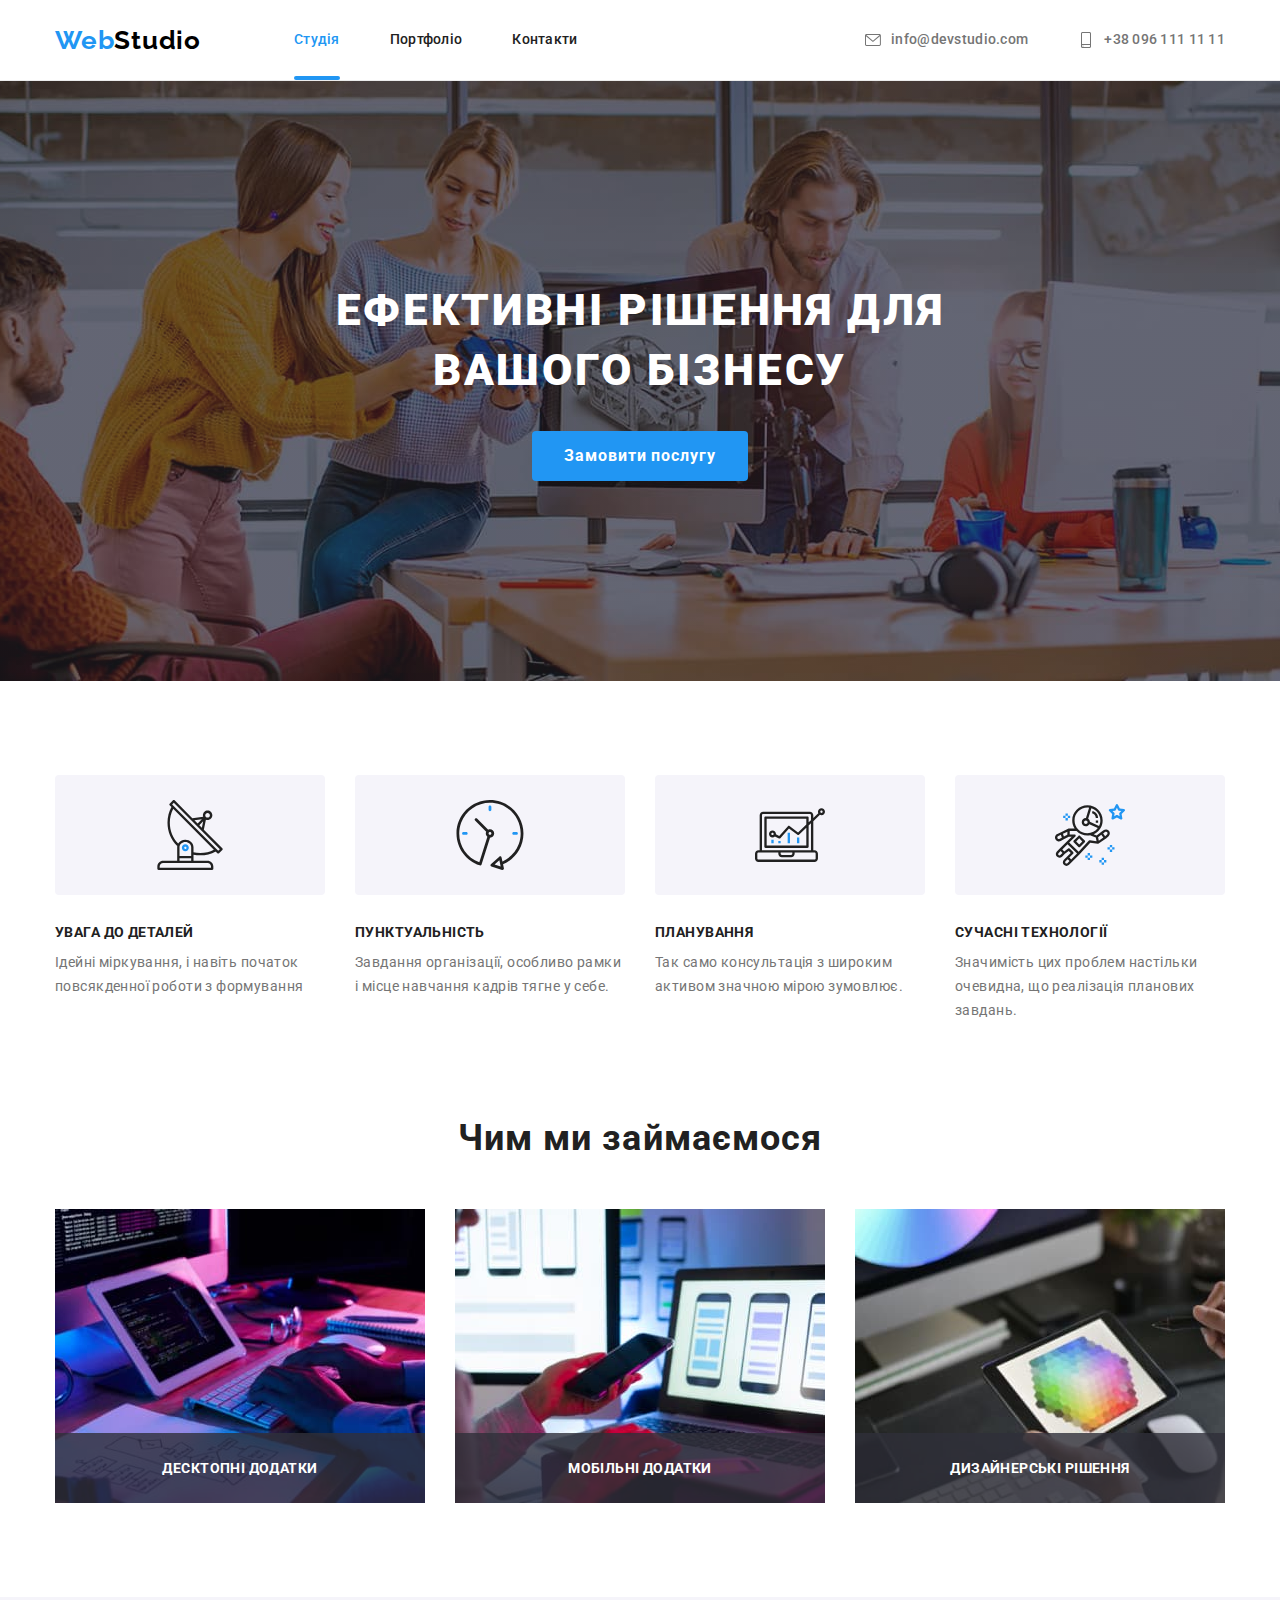
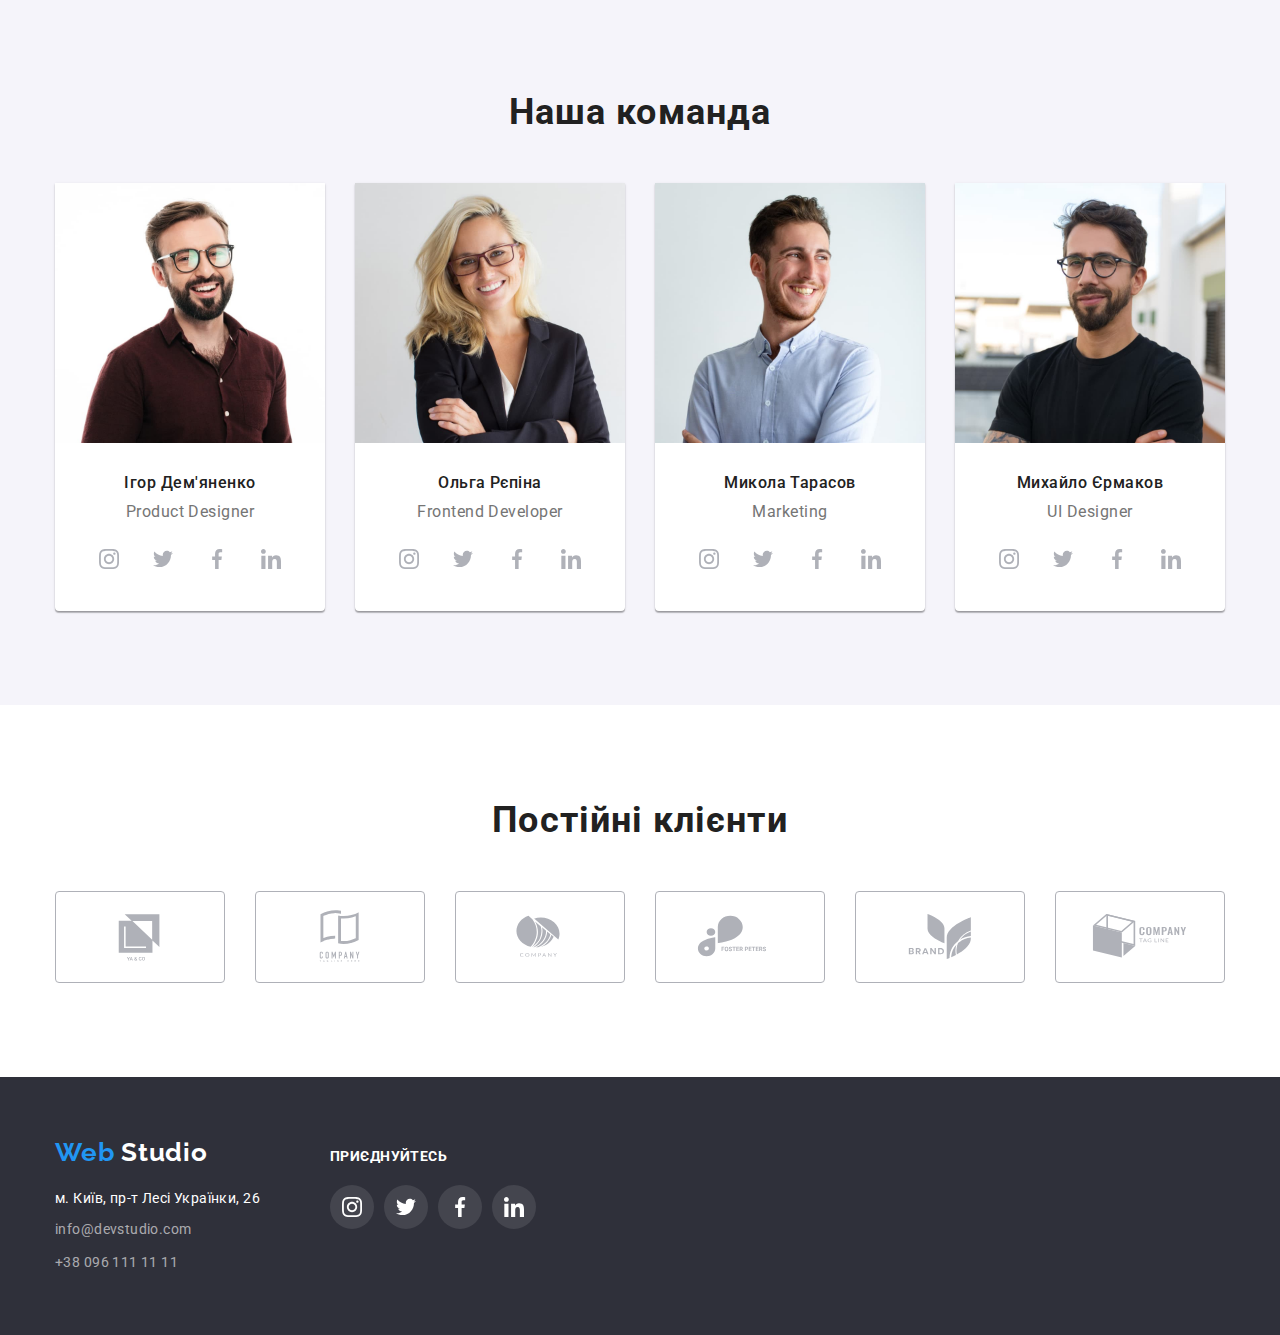
<file: index.html>
<!DOCTYPE html>
<html lang="uk">
<head>
    <meta charset="UTF-8">
    <meta http-equiv="X-UA-Compatible" content="IE=edge">
    <meta name="viewport" content="width=device-width, initial-scale=1.0">
    <title>WebStudio</title>
    <link rel="stylesheet" href="https://fonts.googleapis.com/css2?family=Raleway:wght@700&family=Roboto:wght@400;500;700;900&display=swap">
    <link rel="stylesheet" href="https://cdnjs.cloudflare.com/ajax/libs/modern-normalize/1.1.0/modern-normalize.min.css">
    <link rel="stylesheet" href="css/style.css">
</head>
<body>
     <header>
        <!-- Logo -->
        <div class="container header-container">
            <a href="./index.html" class="logo logo-first">Web<span class="logo logo-end">Studio</span></a>
        <!-- Navigation -->
        <nav>
            <ul class="site-nav">
                <li class="nav-li"><a href="./index.html" class="link current"  >Студія</a></li>
                <li class="nav-li"><a href="./portfolio.html" class="link"  >Портфоліо</a></li>
                <li class="nav-li"><a href="./contacts.html" class="link"  >Контакти </a></li>
            </ul>
        </nav>
        <!-- Contacts -->
        <ul class="contacts-header">
            <li class="contacts-li">
                <a href="mailto:info@devstudio.com" class="contacts-link">
                <svg class="header-icon" width="16" height="12">
                    <use href="./images/icons.svg#icon-envelope-header"></use>
                </svg> info@devstudio.com</a>
            </li>
            <li class="contacts-li">
                <a href="tel:+380961111111" class="contacts-link">
                <svg class="header-icon"  width="10" height="16">
                    <use href="./images/icons.svg#icon-smartphone-header"></use>
                </svg>
                +38 096 111 11 11</a>
            </li>
        </ul>
        </div>
    </header>
    <main>
        <!-- Hero section -->
        <section class="section hero-section">
            <div class="container">
            <h1 class="hero-title">Ефективні рішення для <br> вашого бізнесу</h1>
            <button class="button hero-button" data-modal-open>Замовити послугу</button>
            </div>
        </section>
        <!-- About -->
        <section class="section about">
            <div class="container">
            <ul class="about-list">
                <li class="about-item">
                    <div class="thumb">
                    <svg class="about-icon" width="70" height="70">
                        <use href="./images/icons.svg#icon-antenna"></use>
                    </svg></div>
                    <h2 class="about-title">УВАГА ДО ДЕТАЛЕЙ</h2>
                    <p class="about-text">Ідейні міркування, і навіть початок повсякденної роботи з формування 
                </li>
                <li class="about-item">
                    <div class="thumb">
                        <svg class="about-icon" width="70" height="70">
                            <use href="./images/icons.svg#icon-clock"></use>
                        </svg>
                    </div>
                    <h2 class="about-title">ПУНКТУАЛЬНІСТЬ</h2>
                    <p class="about-text">Завдання організації, особливо рамки і місце навчання кадрів тягне у себе.</p>
                </li>
                <li class="about-item">
                    <div class="thumb">
                        <svg class="about-icon" width="70" height="70">
                            <use href="./images/icons.svg#icon-computer"></use>
                        </svg>
                    </div>
                    <h2 class="about-title">ПЛАНУВАННЯ</h2>
                    <p class="about-text"> Так само консультація з широким активом значною мірою зумовлює.</p>
                </li>
                <li class="about-item">
                    <div class="thumb">
                        <svg class="about-icon" width="70" height="70">
                            <use href="./images/icons.svg#icon-astronat"></use>
                        </svg>
                    </div>
                    <h2 class="about-title">СУЧАСНІ ТЕХНОЛОГІЇ</h2>
                    <p class="about-text">Значимість цих проблем настільки очевидна, що реалізація планових завдань.</p>
                </li>
            </ul>
            </div>
        </section>
        <!-- What we do -->
        <section class="section profile">
            <div class="container">
            <h2 class="profile-title">Чим ми займаємося</h2>
            <ul class="profile-list">
                <li class="profile-item"><div class="profile-text"><p>Десктопні додатки</p></div><img src="images/box-1.jpg" alt="keyboard" width="370" height="294"></li>
                <li class="profile-item"><div class="profile-text"><p>Мобільні додатки</p></div><img src="images/box-2.jpg" alt="mobile" width="370" height="294"></li>
                <li class="profile-item"><div class="profile-text"><p>Дизайнерські рішення</p></div><img src="images/box-3.jpg" alt="tablet" width="370" height="294"></li>
            </ul>
            </div>
        </section>
        <!-- Our team -->
        <section class="section team">
            <div class="container">
            <h2 class="team-title">Наша команда</h2>
            <ul class="team-list">
                <li class="team-item">
                    <img class="team-image" src="./images/product-designer.jpg" alt="Product Designer" width="270" height="260">
                    <div class="team-content">
                    <h3 class="team-name" lang="uk">Ігор Дем'яненко</h3>
                    <p class="team-position" lang="en">Product Designer</p>
                    <ul class="team-link">
                        <li><a class="team-social" href="https://www.instagram.com/"><svg class="team-icon" width="20" height="20"><use href="./images/icons.svg#icon-instagram-team" ></use></svg> <span class="visually-hidden"> Instagram</span></a></li>
                        <li><a class="team-social" href="https://twitter.com/"><svg class="team-icon" width="20" height="20"><use href="./images/icons.svg#icon-twitter-team"></use></svg> <span class="visually-hidden"> Twitter</span></a></li>
                        <li><a class="team-social" href="https://www.facebook.com/"><svg class="team-icon" width="20" height="20"><use href="./images/icons.svg#icon-facebook-team" ></use></svg> <span class="visually-hidden"> Facebook</span></a></li>
                        <li><a class="team-social" href="https://www.linkedin.com/"><svg class="team-icon" width="20" height="20"><use href="./images/icons.svg#icon-linkedin-team"></use></svg> <span class="visually-hidden"> LinkedIn</span></a></li>
                    </ul>
                    </div>
                </li>
                <li class="team-item">
                    <img class="team-image" src="./images/frontend-developer.jpg" alt="Frontend Developer" width="270" height="260">
                    <div class="team-content">
                    <h3 class="team-name" lang="uk">Ольга Рєпіна</h3>
                    <p class="team-position" lang="en">Frontend Developer</p>
                    <ul class="team-link">
                        <li><a class="team-social" href="https://www.instagram.com/"><svg class="team-icon" width="20" height="20"><use href="./images/icons.svg#icon-instagram-team" ></use></svg> <span class="visually-hidden"> Instagram</span></a></li>
                        <li><a class="team-social" href="https://twitter.com/"><svg class="team-icon" width="20" height="20"><use href="./images/icons.svg#icon-twitter-team"></use></svg> <span class="visually-hidden"> Twitter</span></a></li>
                        <li><a class="team-social" href="https://www.facebook.com/"><svg class="team-icon" width="20" height="20"><use href="./images/icons.svg#icon-facebook-team" ></use></svg> <span class="visually-hidden"> Facebook</span></a></li>
                        <li><a class="team-social" href="https://www.linkedin.com/"><svg class="team-icon" width="20" height="20"><use href="./images/icons.svg#icon-linkedin-team"></use></svg> <span class="visually-hidden"> LinkedIn</span></a></li>
                    </ul>
                    </div>
                </li>
                <li class="team-item">
                    <img class="team-image" src="./images/marketing.jpg" alt="Marketing" width="270" height="260">
                    <div class="team-content">
                    <h3 class="team-name" lang="uk">Микола Тарасов</h3>
                    <p class="team-position" lang="en">Marketing</p>
                    <ul class="team-link">
                        <li><a class="team-social" href="https://www.instagram.com/"><svg class="team-icon" width="20" height="20"><use href="./images/icons.svg#icon-instagram-team" ></use></svg> <span class="visually-hidden"> Instagram</span></a></li>
                        <li><a class="team-social" href="https://twitter.com/"><svg class="team-icon" width="20" height="20"><use href="./images/icons.svg#icon-twitter-team"></use></svg> <span class="visually-hidden"> Twitter</span></a></li>
                        <li><a class="team-social" href="https://www.facebook.com/"><svg class="team-icon" width="20" height="20"><use href="./images/icons.svg#icon-facebook-team" ></use></svg> <span class="visually-hidden"> Facebook</span></a></li>
                        <li><a class="team-social" href="https://www.linkedin.com/"><svg class="team-icon" width="20" height="20"><use href="./images/icons.svg#icon-linkedin-team"></use></svg> <span class="visually-hidden"> LinkedIn</span></a></li>
                    </ul>
                    </div>
                </li>
                <li class="team-item">
                    <img class="team-image" src="./images/ui-designer.jpg" alt="UI Designer" width="270" height="260">
                    <div class="team-content">
                    <h3 class="team-name" lang="uk">Михайло Єрмаков</h3>
                    <p class="team-position" lang="en">UI Designer</p>
                   <ul class="team-link">
                        <li><a class="team-social" href="https://www.instagram.com/"><svg class="team-icon" width="20" height="20"><use href="./images/icons.svg#icon-instagram-team" ></use></svg> <span class="visually-hidden"> Instagram</span></a></li>
                        <li><a class="team-social" href="https://twitter.com/"><svg class="team-icon" width="20" height="20"><use href="./images/icons.svg#icon-twitter-team"></use></svg> <span class="visually-hidden"> Twitter</span></a></li>
                        <li><a class="team-social" href="https://www.facebook.com/"><svg class="team-icon" width="20" height="20"><use href="./images/icons.svg#icon-facebook-team" ></use></svg> <span class="visually-hidden"> Facebook</span></a></li>
                        <li><a class="team-social" href="https://www.linkedin.com/"><svg class="team-icon" width="20" height="20"><use href="./images/icons.svg#icon-linkedin-team"></use></svg> <span class="visually-hidden"> LinkedIn</span></a></li>
                    </ul>
                    </div>
                </li>
            </ul>
            </div>
        </section>
        <section class="section clients">
            <div class="container">
            <h2 class="clients-title">Постійні клієнти</h2>
            <ul class="clients-list">
                <li>
                    <a class="clients-link" href="" >
                        <svg class="clients-icon" width="106" height="60">
                            <use href="./images/icons.svg#icon-company1" ></use>
                        </svg>
                    </a>
                </li>
                <li>
                    <a class="clients-link" href="" >
                        <svg class="clients-icon" width="106" height="60">
                            <use href="./images/icons.svg#icon-company2"></use>
                        </svg>
                    </a>
                </li>
                <li><a class="clients-link" href="" >
                        <svg class="clients-icon" width="106" height="60">
                            <use href="./images/icons.svg#icon-company3"></use>
                        </svg>
                    </a>
                </li>
                <li><a class="clients-link" href="" >
                        <svg class="clients-icon" width="106" height="60">
                            <use href="./images/icons.svg#icon-company4"></use>
                        </svg> 
                    </a>
                </li>
                <li><a class="clients-link" href="" >
                        <svg class="clients-icon" width="106" height="60">
                            <use href="./images/icons.svg#icon-company5"></use>
                        </svg> 
                    </a>
                </li>
                <li><a class="clients-link" href="" >
                        <svg class="clients-icon" width="106" height="60">
                            <use href="./images/icons.svg#icon-company6"></use>
                        </svg> 
                    </a>
                </li>
            </ul>
            </div>
        </section>
    </main>
    <footer>
        <div class="container footer-container">
        <div class="footer-adress">
         <!-- Footer logo -->
                <a href="./index.html" class="logo logo-first">Web
                    <span class="logo footer-end">Studio</span>
                </a>
        <!-- Footer adress -->
                <address>
                <ul class="footer-list">
                    <li class="footer-item">
                        <a href="https://goo.gl/maps/C7pXMFegKn5EvWC58" class="adress-link" target="_blank" rel="noreferrer noopener"> м. Київ, пр-т Лесі Українки, 26 </a>
                    </li>
                    <li class="footer-item">
                        <a href="mailto:info@devstudio.com" class="footer-contacts">info@devstudio.com</a>
                    </li>
                    <li class="footer-item">
                        <a href="tell:+380961111111" class="footer-contacts">+38 096 111 11 11</a>
                    </li>
                </ul>
                </address>
        </div>
            <div class="footer-social">
                <p>ПРИЄДНУЙТЕСЬ</p>
                   <ul class="footer-cosial-list">
                        <li><a class="footer-link" href="https://www.instagram.com/">
                            <svg class="icon-footer" width="20" height="20">
                                <use href="./images/icons.svg#icon-instagram-footer"></use>
                            </svg>
                            <span class="visually-hidden"> Instagram</span></a></li>
                        <li><a class="footer-link" href="https://twitter.com/">
                            <svg class="icon-footer" width="20" height="20">
                                <use href="./images/icons.svg#icon-twitter-footer" ></use>
                            </svg>
                            <span class="visually-hidden">Twitter</span></a></li>
                        <li><a class="footer-link" href="https://www.facebook.com/">
                            <svg class="icon-footer" width="20" height="20">
                                <use href="./images/icons.svg#icon-facebook-footer"></use>
                            </svg>
                            <span class="visually-hidden">Facebook</span></a></li>
                        <li><a class="footer-link" href="https://www.linkedin.com/">
                            <svg class="icon-footer" width="20" height="20">
                                <use href="./images/icons.svg#icon-linkedin-footer" ></use>
                            </svg>
                            <span class="visually-hidden">LinkedIn</span></a></li>
                    </ul>
            </div>
        </div>
    </footer>
    <div class="backdrop is-hidden" data-modal>
        
        <div class="modal">
            <button class="button" data-modal-close>
                <svg class="close-modal" width="20" height="20">
                    <use href="./images/icons.svg#icon-close-modal"></use>
                </svg>

            </button>
        </div>

    </div>
    <script src="./js/modal.js"></script>
</body>
</html>
</file>
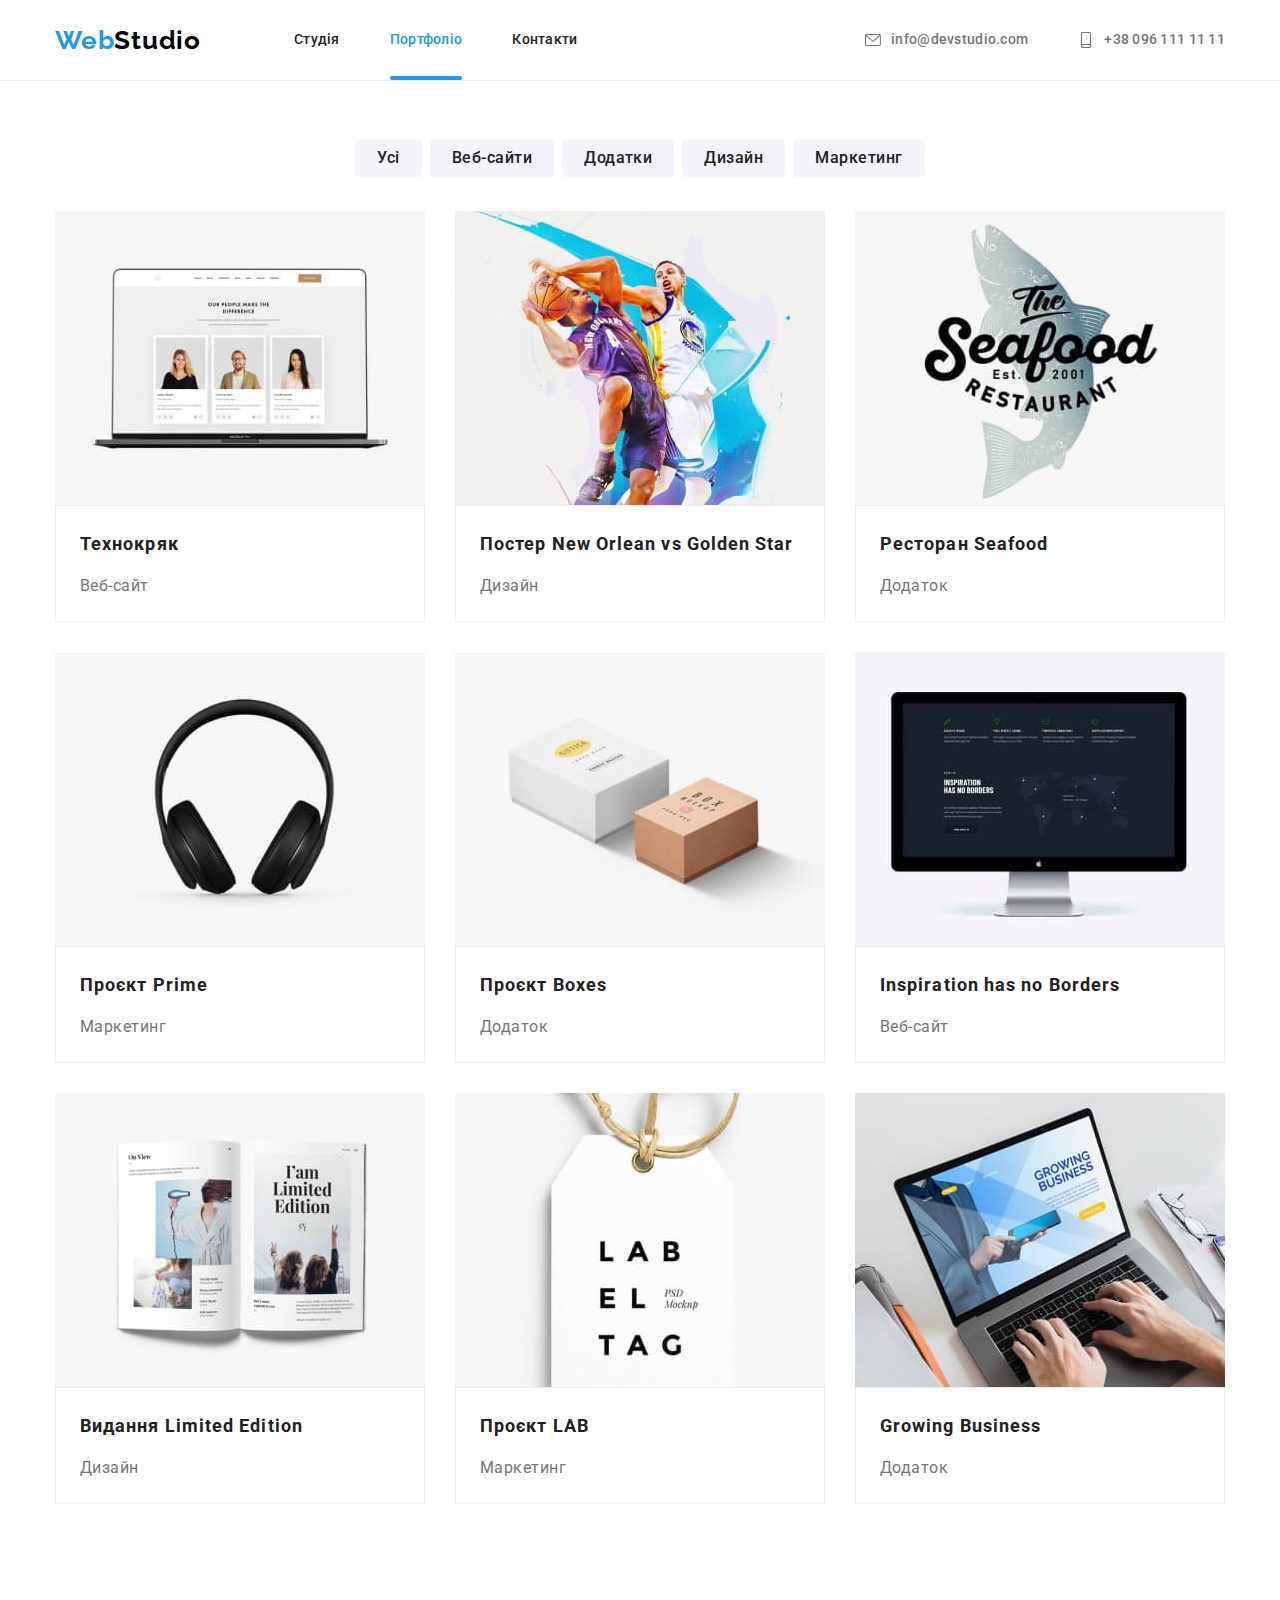
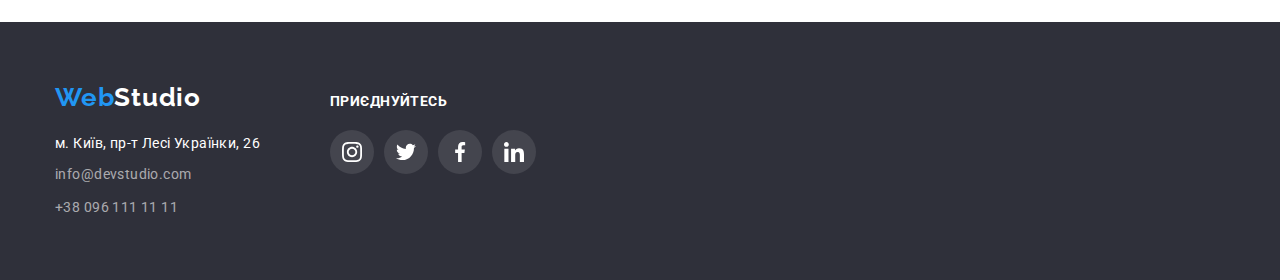
<file: portfolio.html>
<!DOCTYPE html>
<html lang="uk">
<head>
    <meta charset="UTF-8">
    <meta http-equiv="X-UA-Compatible" content="IE=edge">
    <meta name="viewport" content="width=device-width, initial-scale=1.0">
    <title>WebStudio Portfolio</title>
    <link rel="stylesheet" href="https://fonts.googleapis.com/css2?family=Raleway:wght@700&family=Roboto:wght@400;500;700;900&display=swap">
    <link rel="stylesheet" href="https://cdnjs.cloudflare.com/ajax/libs/modern-normalize/1.1.0/modern-normalize.min.css">
    <link rel="stylesheet" href="css/style.css">
</head>
<body>
      <header>
        <!-- Logo -->
        <div class="container header-container">
            <a href="./index.html" class="logo logo-first">Web<span class="logo logo-end">Studio</span></a>
        <!-- Navigation -->
        <nav>
            <ul class="site-nav">
                <li class="nav-li"><a href="./index.html" class="link">Студія</a></li>
                <li class="nav-li"><a href="./portfolio.html" class="link  current">Портфоліо</a></li>
                <li class="nav-li"><a href="./contacts.html" class="link">Контакти </a></li>
            </ul>
        </nav>
        <!-- Contacts -->
        <ul class="contacts-header">
            <li class="contacts-li">
                <a href="mailto:info@devstudio.com" class="contacts-link">
                <svg class="header-icon" width="16" height="12">
                    <use href="./images/icons.svg#icon-envelope-header"></use>
                </svg> info@devstudio.com</a>
            </li>
            <li class="contacts-li">
                <a href="tel:+380961111111" class="contacts-link">
                <svg class="header-icon"  width="10" height="16">
                    <use href="./images/icons.svg#icon-smartphone-header"></use>
                </svg>
                +38 096 111 11 11</a>
            </li>
        </ul>
        </div>
    </header>
    <main>
        <section class="portfolio-section">
        <div class="container">
            <h1 class="visually-hidden">Портфоліо</h1>
            <!-- Button filter -->
            <ul class="filter-list">
                <li><button class="button filter-item">Усі</button></li>
                <li><button class="button filter-item">Веб-сайти</button></li>
                <li><button class="button filter-item">Додатки</button></li>
                <li><button class="button filter-item">Дизайн</button></li>
                <li><button class="button filter-item">Маркетинг</button></li>
            </ul>
        <!-- Portfolio -->
            <ul class="portfolio-list">
                <li class="portfolio-item"> 
                        <a class="portfolio-link" href="" >
                                <div class="portfolio-thumb">
                                    <img class="portfolio-image" src="./images/techno.jpg" alt="technokrjak" width="370" height="294">
                                    <div class="portfolio-overlay">
                                        <div class="portfolio-text">
                                        <p>Ресурс пропонує комплексні пропозиції з різним рівнем функціоналу та сервісів. Все це дозволить відвідувачу отримати вичерпні відомості про компанію чи приватну особу</p>
                                        </div>
                                     </div>
                                </div>
                            <div class="portfolio-content">
                            <h2 class="list-title">Технокряк</h2>
                            <p class="list-text" lang="uk">Веб-сайт</p>
                            </div>
                        </a>
                </li>
                <li class="portfolio-item"> 
                        <a class="portfolio-link" href="" >
                            <div class="portfolio-thumb">
                                <img class="portfolio-image" src="./images/poster.jpg" alt="poster" width="370" height="294">
                            <div class="portfolio-overlay">
                                    <div class="portfolio-text">
                                        <p>Ресурс пропонує комплексні пропозиції з різним рівнем функціоналу та сервісів. Все це дозволить відвідувачу отримати вичерпні відомості про компанію чи приватну особу</p>
                                    </div>
                                </div>
                            </div>
                            <div class="portfolio-content">
                            <h2 class="list-title">Постер New Orlean vs Golden Star</h2>
                            <p class="list-text" lang="uk">Дизайн</p>
                        </div>
                        </a>
                </li>
                <li class="portfolio-item"> 
                        <a class="portfolio-link" href="" >
                            <div class="portfolio-thumb">
                                <img class="portfolio-image" src="./images/seafood.jpg" alt="seafood-restorant" width="370" height="294">
                            <div class="portfolio-overlay">
                                    <div class="portfolio-text">
                                        <p>Ресурс пропонує комплексні пропозиції з різним рівнем функціоналу та сервісів. Все це дозволить відвідувачу отримати вичерпні відомості про компанію чи приватну особу</p>
                                    </div>
                                </div>
                            </div>
                            <div class="portfolio-content">
                            <h2 class="list-title">Ресторан Seafood</h2>
                            <p class="list-text" lang="uk">Додаток</p>
                        </div>
                        </a>
                </li>
                <li class="portfolio-item"> 
                        <a class="portfolio-link" href="">
                            <div class="portfolio-thumb">
                                <img class="portfolio-image" src="./images/prime.jpg" alt="prime" width="370" height="294">
                            <div class="portfolio-overlay">
                                    <div class="portfolio-text">
                                        <p>Ресурс пропонує комплексні пропозиції з різним рівнем функціоналу та сервісів. Все це дозволить відвідувачу отримати вичерпні відомості про компанію чи приватну особу</p>
                                    </div>
                                </div>
                            </div>  
                            <div class="portfolio-content">
                            <h2 class="list-title">Проєкт Prime</h2>
                            <p class="list-text" lang="uk">Маркетинг</p>
                        </div>
                        </a>
                </li>
                <li class="portfolio-item"> 
                        <a class="portfolio-link" href="" >
                            <div class="portfolio-thumb">
                                <img class="portfolio-image" src="./images/boxes.jpg" alt="boxes" width="370" height="294">
                            <div class="portfolio-overlay">
                                    <div class="portfolio-text">
                                        <p>Ресурс пропонує комплексні пропозиції з різним рівнем функціоналу та сервісів. Все це дозволить відвідувачу отримати вичерпні відомості про компанію чи приватну особу</p>
                                    </div>
                                </div>
                            </div>
                            <div class="portfolio-content">
                            <h2 class="list-title">Проєкт Boxes</h2>
                            <p class="list-text" lang="uk">Додаток</p>
                        </div>
                        </a>
                </li>
                <li class="portfolio-item"> 
                        <a class="portfolio-link" href="" >
                            <div class="portfolio-thumb">
                                <img class="portfolio-image" src="./images/inspiration.jpg" alt="inspiration" width="370" height="294">
                            <div class="portfolio-overlay">
                                    <div class="portfolio-text">
                                        <p>Ресурс пропонує комплексні пропозиції з різним рівнем функціоналу та сервісів. Все це дозволить відвідувачу отримати вичерпні відомості про компанію чи приватну особу</p>
                                    </div>
                                </div>
                            </div>
                            <div class="portfolio-content">
                            <h2 class="list-title" lang="en">Inspiration has no Borders</h2>
                            <p class="list-text" lang="uk">Веб-сайт</p>
                        </div>
                        </a>
                </li>
                <li class="portfolio-item"> 
                        <a class="portfolio-link" href="" >
                            <div class="portfolio-thumb">
                                <img class="portfolio-image" src="./images/limited-edition.jpg" alt="limited-edition" width="370" height="294">
                            <div class="portfolio-overlay">
                                    <div class="portfolio-text">
                                        <p>Ресурс пропонує комплексні пропозиції з різним рівнем функціоналу та сервісів. Все це дозволить відвідувачу отримати вичерпні відомості про компанію чи приватну особу</p>
                                    </div>
                                </div>
                            </div>
                            <div class="portfolio-content">
                            <h2 class="list-title">Видання Limited Edition</h2>
                            <p class="list-text" lang="uk">Дизайн</p>
                        </div>
                        </a>
                </li>
                <li class="portfolio-item"> 
                        <a class="portfolio-link" href="" >
                            <div class="portfolio-thumb"> 
                                <img class="portfolio-image" src="./images/lab.jpg" alt="lab" width="370" height="294">
                            <div class="portfolio-overlay">
                                    <div class="portfolio-text">
                                        <p>Ресурс пропонує комплексні пропозиції з різним рівнем функціоналу та сервісів. Все це дозволить відвідувачу отримати вичерпні відомості про компанію чи приватну особу</p>
                                    </div>
                                </div>
                            </div>
                            <div class="portfolio-content">
                            <h2 class="list-title">Проєкт LAB</h2>
                            <p class="list-text" lang="uk">Маркетинг</p>
                        </div>
                        </a>
        
                <li class="portfolio-item"> 
                        <a class="portfolio-link" href="" >
                            <div class="portfolio-thumb">
                                <img class="portfolio-image" src="./images/growing-busines.jpg" alt="growing-busines" width="370" height="294">
                            <div class="portfolio-overlay">
                                    <div class="portfolio-text">
                                        <p>Ресурс пропонує комплексні пропозиції з різним рівнем функціоналу та сервісів. Все це дозволить відвідувачу отримати вичерпні відомості про компанію чи приватну особу</p>
                                    </div>
                                </div>
                            </div>
                            <div class="portfolio-content">
                            <h2 class="list-title" lang="en">Growing Business</h2>
                            <p class="list-text" lang="uk">Додаток</p>
                        </div>
                        </a>
                </li>
            </ul>
        </div>
        </section>
    </main>
    <footer>
        <div class="container footer-container">
        <div class="footer-adress">
         <!-- Footer logo -->
                <a href="./index.html" class="logo logo-first">Web<span class="logo footer-end">Studio</span></a>
        <!-- Footer adress -->
                <address>
                <ul class="footer-list">
                    <li class="footer-item">
                        <a href="https://goo.gl/maps/C7pXMFegKn5EvWC58" class="adress-link" target="_blank" rel="noreferrer noopener"> м. Київ, пр-т Лесі Українки, 26 </a>
                    </li>
                    <li class="footer-item">
                        <a href="mailto:info@devstudio.com" class="footer-contacts">info@devstudio.com</a>
                    </li>
                    <li class="footer-item">
                        <a href="tell:+380961111111" class="footer-contacts">+38 096 111 11 11</a>
                    </li>
                </ul>
                </address>
        </div>
            <div class="footer-social">
                <p>ПРИЄДНУЙТЕСЬ</p>
                   <ul class="footer-cosial-list">
                        <li><a class="footer-link" href="https://www.instagram.com/">
                            <svg class="icon-footer" width="20" height="20">
                                <use href="./images/icons.svg#icon-instagram-footer"></use>
                            </svg>
                            <span class="visually-hidden"> Instagram</span></a></li>
                        <li><a class="footer-link" href="https://twitter.com/">
                            <svg class="icon-footer" width="20" height="20">
                                <use href="./images/icons.svg#icon-twitter-footer" ></use>
                            </svg>
                            <span class="visually-hidden">Twitter</span></a></li>
                        <li><a class="footer-link" href="https://www.facebook.com/">
                            <svg class="icon-footer" width="20" height="20">
                                <use href="./images/icons.svg#icon-facebook-footer"></use>
                            </svg>
                            <span class="visually-hidden">Facebook</span></a></li>
                        <li><a class="footer-link" href="https://www.linkedin.com/">
                            <svg class="icon-footer" width="20" height="20">
                                <use href="./images/icons.svg#icon-linkedin-footer" ></use>
                            </svg>
                            <span class="visually-hidden">LinkedIn</span></a></li>
                    </ul>
            </div>
        </div>
    </footer>
</body>
</html>
</file>
<file: css/style.css>
:root {
    --primary-bg-color: #FFFFFF;
    --block-bg-color: #2F303A;
    --section-bg-color: #F5F4FA;
    --active-color: #2196F3;
    --primary-text-color: #212121;
    --text-color: #757575;
    --timing-function: cubic-bezier(0.4, 0, 0.2, 1);
    
}

h1,
h2,
h3,
h4,
h5,
h6,
ul,
p {
    margin: 0;
}

body {
    font-family: 'Roboto', 'Verdana', 'Tahoma', sans-serif;
    background-color: var(--primary-bg-color);
    color: var(--primary-text-color);
}

img {
    display: block;
}

ul{
    margin: 0;
    padding: 0;
}

li {
    list-style: none;
    margin: 0;
    padding: 0;
}

a {
    text-decoration: none;
    color: var(--head-color);
}

a, button {
    margin: 0;
    padding: 0;
}

.container {
    width: 1200px;
    margin: 0 auto;
    padding-left: 15px;
    padding-right: 15px;
}


.section{
    padding-top: 94px;
    padding-bottom: 94px;

}

.visually-hidden {
    position: absolute;
    width: 1px;
    height: 1px;
    margin: -1px;
    border: 0;
    padding: 0;
    white-space: nowrap;
    clip-path: inset(100%);
    clip: rect(0 0 0 0);
    overflow: hidden;
}

/* Header */
header{
     border-bottom: 1px solid #ECECEC;
}
.header-container{
    display: flex;
    align-items: center;
}
/* Logo */
.logo {
    font-family: 'Raleway';
    font-weight: 700;
    font-size: 26px;
    line-height: 1.19;
    letter-spacing: 0.03em;
}

.logo-first {
    text-decoration: none;
    color: var(--active-color);
}

.logo-end {
    color: #000000;
}

/* Navigation */
nav{
    margin-left: 93px;
}
.site-nav {
    display: flex;
    flex-wrap: wrap;
    text-align: center;
    gap: 50px; 
}

.nav-li,
.contacts-header li {
    font-weight: 500;
    font-size: 14px;
    line-height: 1.14;
    letter-spacing: 0.02em;
}

.link {
    text-decoration: none;
    color: var(--primary-text-color);
    cursor: pointer;
    padding-top: 32px;
    padding-bottom: 32px;
    display: block;
    position: relative;
    transition: color 250ms var(--timing-function);
}

/* Current */
.link.current::after {
    content:'';
    display: block;
    position: absolute;
    bottom: 0;
    left: 0;
    width: 100%;
    height: 4px;
    background: #2196F3;
    border-radius: 2px;
}

.site-nav .link.current {
    color: var(--active-color);
}

.link:focus,
.link:hover {
    color: var(--active-color);
   
}

/* Contacts */
.contacts-header{
    display:flex;
    margin-left: auto;
    gap: 50px;
}
.contacts-link {
    font-weight: 500;
    font-size: 14px;
    line-height: 1.14;
    letter-spacing: 0.02em;
    max-width: 100%;
    height: 100%;
    color: var(--text-color);
    cursor: pointer;
    display: inline-flex;
    align-items: center;
    justify-content: center;
    transition: color 250ms var(--timing-function);
}

.contacts-link:hover,
.contacts-link:focus {
    color: var(--active-color);
    

    
}

.header-icon{
    display:flex;
    width: 16px;
    max-height: 16px;
    margin-right: 10px;
    fill: currentColor;
}

/* Main */
.main {}

/* Hero section */
.hero-section{
    background-color: var(--block-bg-color);
    color: var(--primary-bg-color);
    letter-spacing: 0.06em;
    text-transform: uppercase;
    text-align: center;
    max-width: 1600px;
    height: 600px;
    padding-top: 200px;
    padding-bottom: 200px;
    margin-left: auto;
    margin-right: auto;
    background-image: linear-gradient(
        to right,
        rgba(47, 48, 58, 0.4),
        rgba(47, 48, 58, 0.4)),
        url(../images/hero-image.jpg);
    background-repeat: no-repeat;
    background-position: center;
}

.hero-title{
    font-weight: 900;
    font-size: 44px;
    line-height: 1.36;
    letter-spacing: 0.06em;
    text-transform: uppercase;
    margin-top: 0;
    margin-bottom: 0;    
}

.hero-button{
    font-family: 'Roboto', sans-serif;
    font-weight: 700;
    font-size: 16px;
    line-height: 1.88;
    align-items: center;
    letter-spacing: 0.06em;
    color: var(--primary-bg-color);
    background-color: var(--active-color);
    width: 216px;
    border-radius: 4px;
    padding: 10px;
    margin-top: 30px;
    border: none;
    transition: box-shadow 250ms var(--timing-function), background-color 250ms var(--timing-function);
    

}

.hero-button:focus, .hero-button:hover{
    background: #188CE8;
    box-shadow: 0px 4px 4px rgba(0, 0, 0, 0.15);
    border-radius: 4px;
    cursor: pointer;
    
    
}

/* About */
.about {}

.about-list {
    display: flex;
    flex-wrap: wrap;
    gap: 30px;
}

.about-item {

    list-style-type: none;
    width: 270px;
    
}

.thumb{
    display:flex;
    justify-content: center;
    align-items: center;
    height:120px;
    border-radius: 4px;
    background-color: var(--section-bg-color);
    margin-bottom: 30px;
    
}

.about-title {
    font-weight: 700;
    font-size: 14px;
    line-height: 1.14;
    letter-spacing: 0.03em;
    text-transform: uppercase;
    color: var(--primary-text-color);
    margin-bottom: 10px;
}

.about-text {
    font-size: 14px;
    line-height: 1.71;
    letter-spacing: 0.03em;
    color: var(--text-color);
}

/* Pfofile */
.profile {
    padding-top: 0;
}

.profile-title {
    font-weight: 700;
    font-size: 36px;
    line-height: 1.17;
    text-align: center;
    letter-spacing: 0.03em;
    color: var(--primary-text-color);
    margin-bottom: 50px;
}

.profile-list {
    list-style-type: none;
    display: flex;
    flex-wrap: wrap;
    gap: 30px;
    

}

.profile-item {
    position: relative;
}

.profile-text{
    content: '';
    position: absolute;
    bottom: 9%;
    left: 25%;
    right: 25%;
    font-weight: 700;
    font-size: 14px;
    line-height: 1,14px;
    text-align: center;
    letter-spacing: 0.03em;
    text-transform: uppercase;
    color: var(--primary-bg-color);

}
.profile-item::before{
    content: '';
    position: absolute;
    bottom: 0;
    left: 0;
    width: 100%;
    height: 70px;
    background: rgba(47, 48, 58, 0.8);

}

/* Team */
.team {
    background-color: var(--section-bg-color);
    display: flex;
    flex-direction: column;
    align-items: center;
    justify-content: center;
}

.team-title {
    font-weight: 700;
    font-size: 36px;
    line-height: 1.17;
    text-align: center;
    letter-spacing: 0.03em;
    color: var(--primary-text-color);
    margin-bottom: 50px;
}

.team-list {
    display: flex;
    flex-wrap: wrap;
    gap: 30px;
}
.team-item{
    display: block;
    background: var(--primary-bg-color);    
    box-shadow: 0px 1px 3px rgba(0, 0, 0, 0.12), 0px 1px 1px rgba(0, 0, 0, 0.14), 0px 2px 1px rgba(0, 0, 0, 0.2);
    border-radius: 0px 0px 4px 4px;
}

.team-image{
    max-width: 100%;
}
.team-content{
    padding-top: 30px;
    padding-bottom: 30px;
}
.team-name {
    font-weight: 500;
    font-size: 16px;
    line-height: 1.19;
    text-align: center;
    letter-spacing: 0.03em;
    color: var(--primary-text-color);
    margin-bottom: 10px;
}

.team-position {
    font-size: 16px;
    line-height: 1.19;
    text-align: center;
    letter-spacing: 0.03em;
    color: var(--text-color);
    margin-bottom: 16px;
}
.team-link{
    display: flex;
    align-items: center;
    justify-content: center;
    gap: 10px;
}

.team-social{
    display: flex;
    justify-content: center;
    align-items: center;
    width: 44px;
    height: 44px; 
    border-radius: 50%;
    cursor: pointer;
    color: #AFB1B8;
    background-color: var(--primary-bg-color);
    transition: background-color 250ms var(--timing-function), color 250ms var(--timing-function);
}   

.team-social:hover, .team-social:focus{
    color: var(--primary-bg-color);
    background-color: var(--active-color);
}
.team-icon{
    display: block;
    fill: currentColor;
}

/*Clients  */
.clients{
 
}

.clients-title{
    font-weight: 700;
    font-size: 36px;
    line-height: 42px;
    text-align: center;
    letter-spacing: 0.03em;
    color: var(--primary-text-color);
    margin-bottom: 50px;
}

.clients-list{
    display: flex;
    justify-content: center;
    gap: 30px;
}

       
.clients-link{
    display: flex;
    justify-content: center;
    align-items: center;
    width: 170px;
    height: 92px;
    border: 1px solid #AFB1B8;
    border-radius: 4px;
    color: #AFB1B8;
    transition: border 250ms var(--timing-function), color 250ms var(--timing-function);
}
.clients-link:hover, .clients-link:focus{
    color: var(--active-color);
    border: 1px solid var(--active-color);
    
}
.clients-icon{
    display: flex;
    fill: currentColor;
    transition: fill 250ms var(--timing-function);
    
}
.clients-icon:hover, .clients-icon:focus{
    fill: var(--active-color);
   
}
/* Footer */
footer {
    background-color: var(--block-bg-color);
    padding-top: 60px;
    padding-bottom: 60px;
}

.footer-container{
    display: flex; 
    align-items: baseline;
}

.footer-adress{
    display: block;
    margin-right: 70px;
}

.footer-end {
    color: var(--primary-bg-color);
}

address{
    margin-top: 20px;
}

.adress-link {
    font-style: normal;
    font-size: 14px;
    line-height: 1.5;
    letter-spacing: 0.03em;
    color: var(--primary-bg-color);
    text-decoration: none;
    transition: color 250ms var(--timing-function);
}

.footer-contacts {
    font-style: normal;
    font-size: 14px;
    line-height: 1.7;
    letter-spacing: 0.03em;
    color: rgba(255, 255, 255, 0.6);
    text-decoration: none;
    display: flex;
    flex-wrap: wrap;
    transition: color 250ms var(--timing-function);
}

.footer-item:nth-child(-n + 2){
    margin-bottom: 9px;
}
.adress-link:hover,
.adress-link:focus,
.footer-contacts:hover,
.footer-contacts:focus {
    color: var(--active-color);
    
}
.footer-social{
    display: block;
    align-items: center;
    justify-content: center;
}
.footer-social p{
    font-weight: 700;
    font-size: 14px;
    line-height: 1.14;
    letter-spacing: 0.03em;
    text-transform: uppercase;
    color: var(--primary-bg-color);
    margin-bottom: 20px;
    text-align:justify;
    
}

.footer-cosial-list{
    display: inline-flex;
    justify-content: center;
    gap: 10px; 
}
.footer-link{
    display:flex;
    justify-content: center;
    align-items: center;
    width: 44px;
    height: 44px;
    border-radius: 50%;
    background-color: rgba(255, 255, 255, 0.1);  
    transition: background-color 250ms var(--timing-function);
}
.footer-link:hover, .footer-link:focus{
    background-color: var(--active-color);
}

.icon-footer{
    display: flex;
    padding: 0;
    
}
/* Portfolio page*/

.portfolio-section{
    padding-top: 58px;
    padding-bottom: 118px; 
}

/* Button filter */

.filter-list {
    display: flex;
    flex-wrap: wrap;
    justify-content: center;
    gap:8px;
    margin-bottom: 34px;
}

.filter-item {
    font-weight: 500;
    font-size: 16px;
    line-height: 1.6;
    text-align: center;
    letter-spacing: 0.03em;
    color: var(--primary-text-color);
    background-color: var(--section-bg-color);
    padding: 6px 22px;
    border-radius: 4px;
    border:none;
    display: flex;
    justify-content: center;
    transition: color 250ms var(--timing-function), background-color 250ms var(--timing-function), box-shadow 250ms var(--timing-function);
}
    
.filter-item:hover,
.filter-item:focus {
    color: var(--primary-bg-color);
    background-color: var(--active-color);
    box-shadow: 0px 3px 1px rgba(0, 0, 0, 0.1), 0px 1px 2px rgba(0, 0, 0, 0.08), 0px 2px 2px rgba(0, 0, 0, 0.12);
    cursor: pointer;
}
/* Portfolio */

.portfolio-list {
    display: flex;
    flex-wrap: wrap;
    gap: 30px;
    position: relative;    
}

.portfolio-item {
    display: flex;
    flex-wrap: wrap;
    gap: 30px;
    position: relative;     
}
.portfolio-thumb{
    overflow: hidden;
    position: relative; 
}

.portfolio-text{
    position: absolute;
    top:15%;
    left: 7%;
    right: 7%;
    font-size: 18px;
    line-height: 1.55;
    letter-spacing: 0.03em;
    color: var(--primary-bg-color);
}
.portfolio-overlay{
    position: absolute;
    top: 0;
    left: 0;
    min-width: 370px;
    min-height: 294px;
    background-color: rgba(33, 150, 243, 0.9);
    transform: translateY(100%);
    transition: background-color 250ms var(--timing-function), transform 250ms var(--timing-function) ;
}

.portfolio-link{
    transition: box-shadow 250ms var(--timing-function);
}

.portfolio-link:hover .portfolio-overlay,
.portfolio-link:focus .portfolio-overlay{
    transform: translateY(0);
   
}

.portfolio-link:hover, .portfolio-link:focus{
    box-shadow: 0px 3px 1px rgba(0, 0, 0, 0.1), 0px 1px 2px rgba(0, 0, 0, 0.08), 0px 2px 2px rgba(0, 0, 0, 0.12);
    
}
.portfolio-content{
    padding: 20px 24px;
    background: #FFFFFF;
    border: 1px solid #EEEEEE;
}

.list-title {
    font-weight: 700;
    font-size: 18px;
    line-height: 2;
    letter-spacing: 0.06em;
    color: var(--primary-text-color);
    margin-bottom: 9px;
}

.list-text {
    font-size: 16px;
    line-height: 1.89;
    letter-spacing: 0.03em;
    color: var(--text-color)
}

/* Backdrop */
.backdrop{
    position: fixed;
    top: 0;
    left: 0;
    bottom: 0;
    right: 0;
    background: rgba(0, 0, 0, 0.2);
    opacity: 1;
    transition: opacity 550ms cubic-bezier(0.4, 0, 0.2, 1);

}

.backdrop.is-hidden{
    opacity: 0;
    pointer-events: none;
}

.modal{
    position: absolute;
    top: 50%;
    left: 50%;
    transform: translate(-50%, -50%) scale(1);

    min-width: 528px;
    min-height: 581px;

    background: #FFFFFF;
    box-shadow: 0px 1px 3px rgba(0, 0, 0, 0.12), 0px 1px 1px rgba(0, 0, 0, 0.14), 0px 2px 1px rgba(0, 0, 0, 0.2);
    border-radius: 4px;
    transition: transform 550ms var(--timing-function);
}

.close-modal{
    position: absolute;
    visibility:visible;
    top: 8px;
    right: 8px;
    min-width: 30px;
    min-height: 30px;
    border-radius: 50%;
    background: #FFFFFF;
    border: 1px solid rgba(0, 0, 0, 0.1);
    transition: visibility 550ms cubic-bezier(0.4, 0, 0.2, 1).
}
</file>
